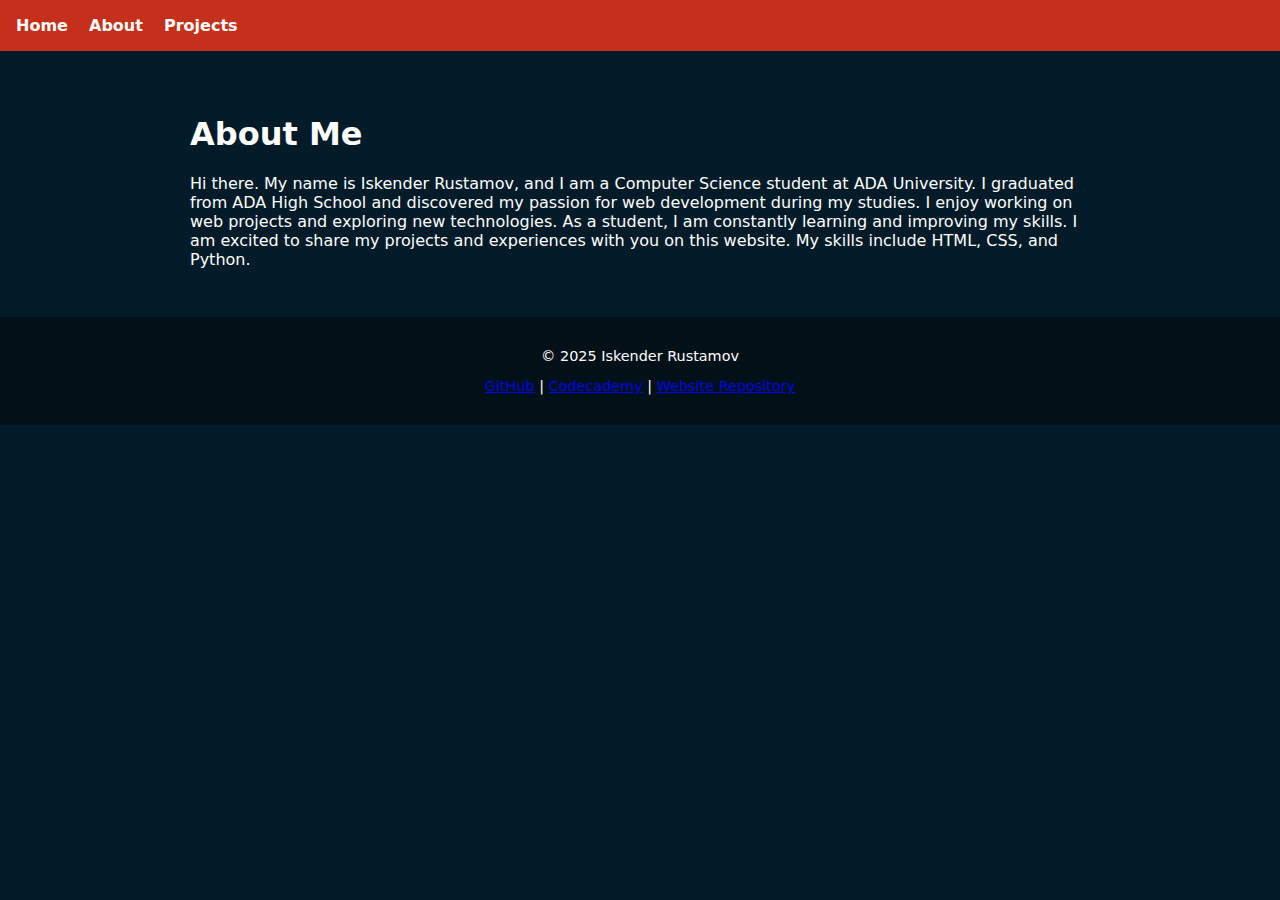
<file: about.html>
<!DOCTYPE html>
<html lang="en">
<head>
  <meta charset="UTF-8">
  <meta name="viewport" content="width=device-width, initial-scale=1.0">
  <title>About | Iskender Rustamov</title>
  <link rel="stylesheet" href="assets/css/style.css">
</head>
<body>
  <header>
    <nav>
      <a href="index.html">Home</a>
      <a href="about.html">About</a>
      <a href="projects.html">Projects</a>
    </nav>
  </header>

  <main>
    <h1>About Me</h1>
    <p>Hi there. My name is Iskender Rustamov, and I am a Computer Science student at ADA University. I graduated from ADA High School and discovered my passion for web development during my studies. I enjoy working on web projects and exploring new technologies. As a student, I am constantly learning and improving my skills. I am excited to share my projects and experiences with you on this website. My skills include HTML, CSS, and Python.
    </p>
  </main>

  <footer>
  <p>&copy; 2025 Iskender Rustamov</p>
  <p>
    <a href="https://github.com/irustamov080" target="_blank">GitHub</a> |
    <a href="https://www.codecademy.com/profiles/blog9814248491" 
target="_blank">Codecademy</a> |
    <a href="https://github.com/irustamov080/irustamov080.github.io" 
target="_blank">Website Repository</a>
  </p>
</footer>
</body>
</html>
</file>
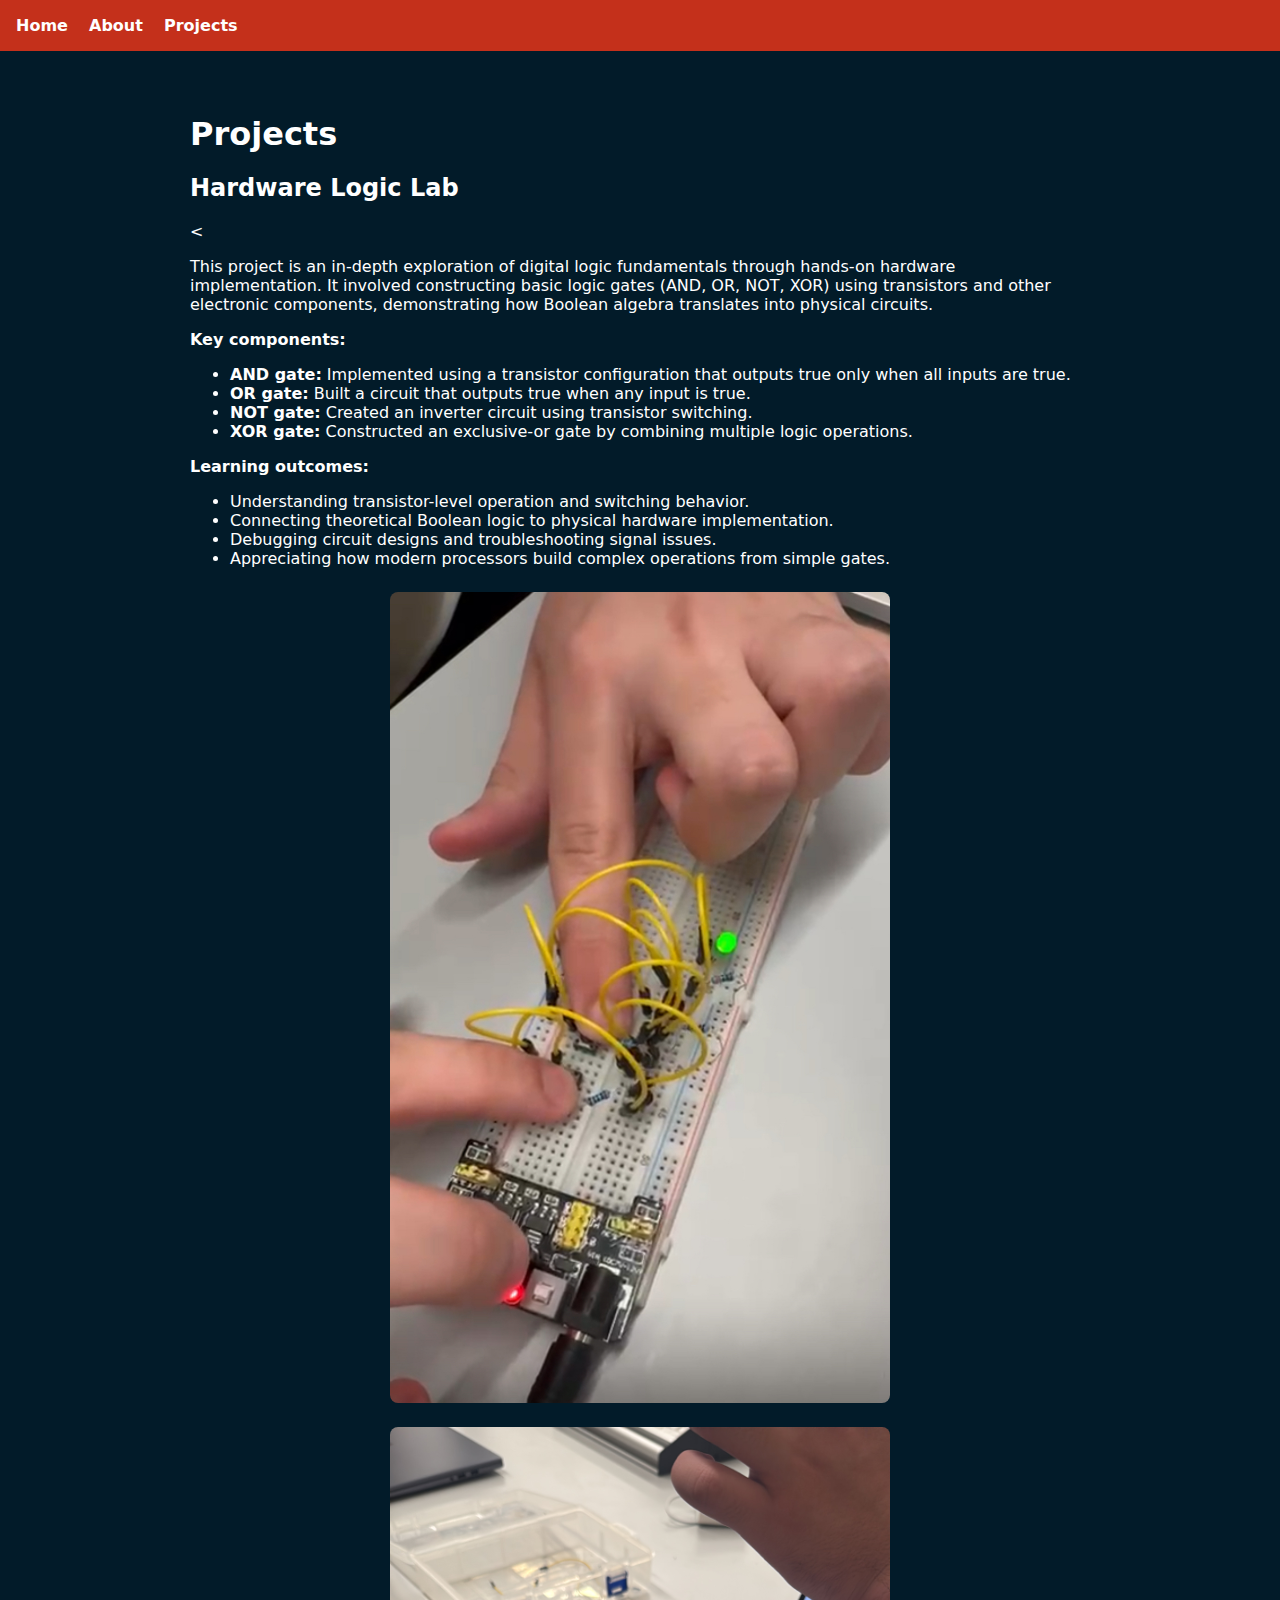
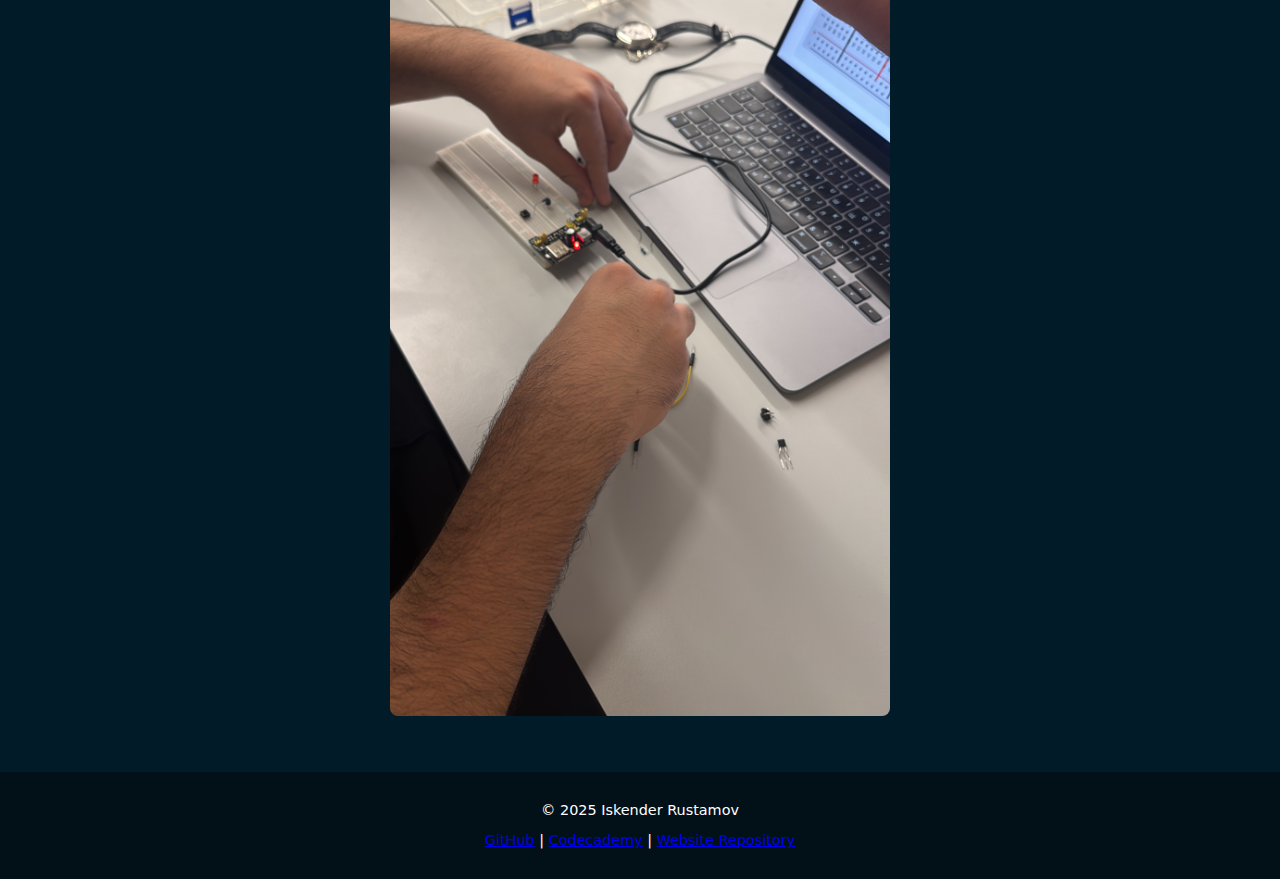
<file: projects.html>
<!DOCTYPE html>
<html lang="en">
<head>
  <meta charset="UTF-8">
  <meta name="viewport" content="width=device-width, initial-scale=1.0">
  <title>Projects | Iskender Rustamov</title>
  <link rel="stylesheet" href="assets/css/style.css">
</head>
<body>
  <header>
    <nav>
      <a href="index.html">Home</a>
      <a href="about.html">About</a>
      <a href="projects.html">Projects</a>
    </nav>
  </header>

  <main>
    <h1>Projects</h1>

    <section>
      <h2>Hardware Logic Lab</h2>
      <<p>
  This project is an in-depth exploration of digital logic fundamentals through hands-on hardware implementation. It involved constructing basic logic gates (AND, OR, NOT, XOR) using transistors and other electronic components, demonstrating how Boolean algebra translates into physical circuits.
</p>

<p><strong>Key components:</strong></p>
<ul>
  <li><strong>AND gate:</strong> Implemented using a transistor configuration that outputs true only when all inputs are true.</li>
  <li><strong>OR gate:</strong> Built a circuit that outputs true when any input is true.</li>
  <li><strong>NOT gate:</strong> Created an inverter circuit using transistor switching.</li>
  <li><strong>XOR gate:</strong> Constructed an exclusive-or gate by combining multiple logic operations.</li>
</ul>

<p><strong>Learning outcomes:</strong></p>
<ul>
  <li>Understanding transistor-level operation and switching behavior.</li>
  <li>Connecting theoretical Boolean logic to physical hardware implementation.</li>
  <li>Debugging circuit designs and troubleshooting signal issues.</li>
  <li>Appreciating how modern processors build complex operations from simple gates.</li>
</ul>
     <img src="assets/images/project1.png"
     alt="Hardware Logic Lab project screenshot 1"
     class="project-image">

     <img src="assets/images/project2.png"
     alt="Hardware Logic Lab project screenshot 2"
     class="project-image">
    </section>
  </main>

  <footer>
  <p>&copy; 2025 Iskender Rustamov</p>
  <p>
    <a href="https://github.com/irustamov080" target="_blank">GitHub</a> |
    <a href="https://www.codecademy.com/profiles/blog9814248491" 
target="_blank">Codecademy</a> |
    <a href="https://github.com/irustamov080/irustamov080.github.io" 
target="_blank">Website Repository</a>
  </p>
</footer>
</body>
</html>
</file>
<file: assets/css/style.css>
body {
  margin: 0;
  font-family: system-ui, -apple-system, BlinkMacSystemFont, "Segoe UI", sans-serif;
  background-color: #021b29;
  color: #ffffff;
}

header {
  background-color: #c4301b;
  padding: 1rem;
}

nav a {
  color: #ffffff;
  margin-right: 1rem;
  text-decoration: none;
  font-weight: 600;
}

main {
  padding: 2rem;
  max-width: 900px;
  margin: 0 auto;
}

main h1 {
  margin-top: 2rem;
}

footer {
  text-align: center;
  padding: 1rem;
  background-color: #021018;
  font-size: 0.9rem;
}
.profile-photo {
  width: 130px;
  height: 130px;
  border-radius: 50%;
  object-fit: cover;
  display: block;
  margin: 2.5rem auto 1rem;
}
.project-image {
  max-width: 500px;
  width: 100%;
  display: block;
  margin: 1.5rem auto;
  border-radius: 8px;
}

@media (max-width: 600px) {
  body {
    font-size: 15px;
  }

  header {
    padding: 0.5rem;
  }

  nav a {
    display: inline-block;
    margin-right: 0.5rem;
    font-size: 0.9rem;
  }

  main {
    padding: 1.5rem 1rem;
  }

  h1 {
    font-size: 1.8rem;
  }
}
</file>
